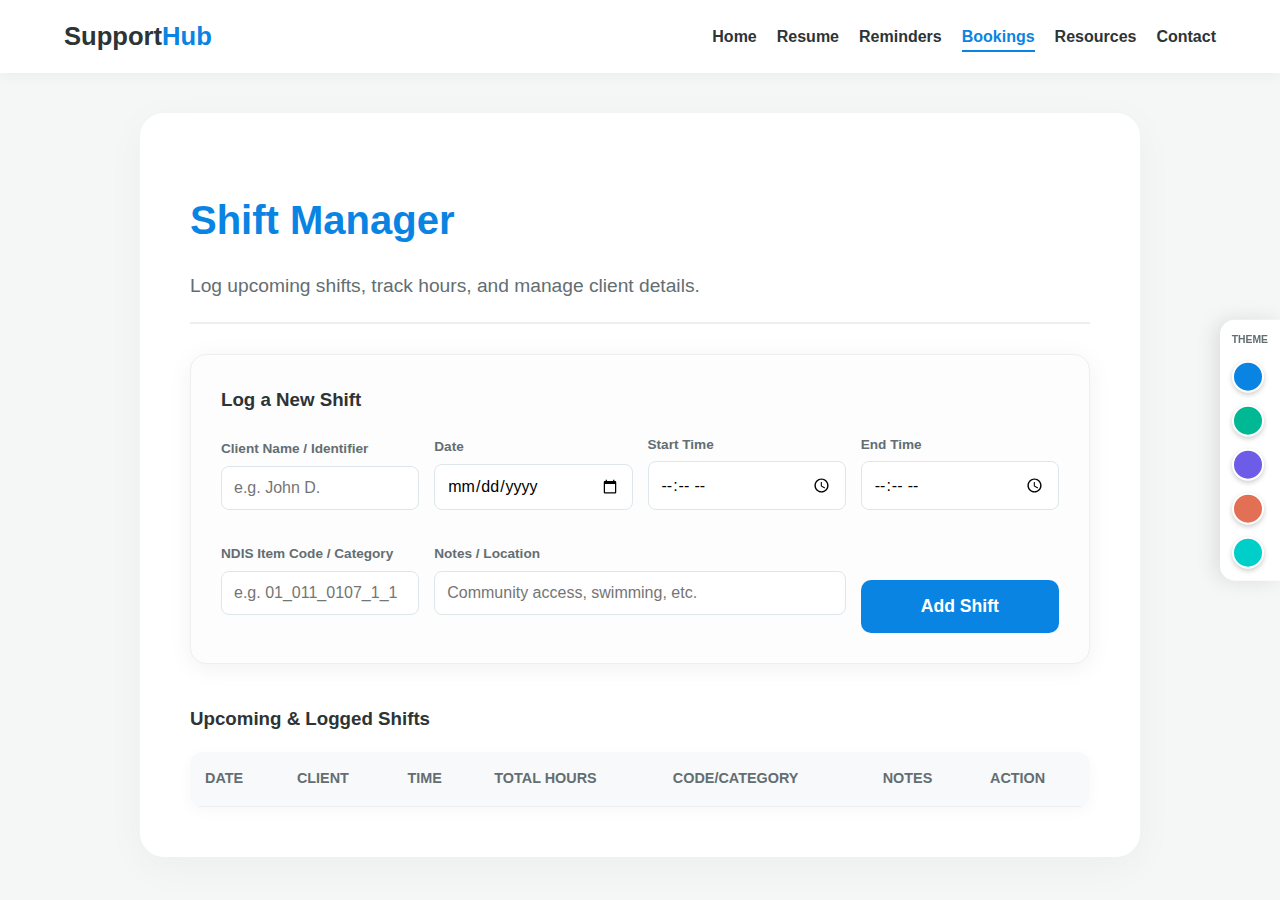
<file: bookings.html>
<!DOCTYPE html>
<html lang="en">
<head>
    <meta charset="UTF-8">
    <meta name="viewport" content="width=device-width, initial-scale=1.0">
    <title>Shift Bookings | SupportHub</title>
    <link rel="stylesheet" href="style.css">
</head>
<body class="theme-blue">

    <aside class="theme-sidebar">
        <p>Theme</p>
        <button onclick="setTheme('theme-blue')" class="btn-blue"></button>
        <button onclick="setTheme('theme-green')" class="btn-green"></button>
        <button onclick="setTheme('theme-purple')" class="btn-purple"></button>
        <button onclick="setTheme('theme-orange')" class="btn-orange"></button>
        <button onclick="setTheme('theme-teal')" class="btn-teal"></button>
    </aside>

    <header class="main-nav">
        <div class="logo">Support<span>Hub</span></div>
        <nav>
            <ul>
                <li><a href="index.html">Home</a></li>
                <li><a href="resume.html">Resume</a></li>
                <li><a href="reminders.html">Reminders</a></li>
                <li><a href="bookings.html" class="active">Bookings</a></li>
                <li><a href="resources.html">Resources</a></li>
                <li><a href="contact.html">Contact</a></li>
            </ul>
        </nav>
    </header>

    <main class="hero" style="align-items: flex-start; padding-top: 40px;">
        <section class="content-box" style="width: 100%; max-width: 1000px;">
            <div class="section-header">
                <div>
                    <h1>Shift Manager</h1>
                    <p class="subtitle" style="margin-bottom: 0;">Log upcoming shifts, track hours, and manage client details.</p>
                </div>
            </div>
            
            <hr style="border: 1px solid #eee; margin: 20px 0 30px 0;">

            <div class="card shift-form-card">
                <h3>Log a New Shift</h3>
                <form id="form-add-shift" class="shift-grid">
                    <div class="input-group">
                        <label>Client Name / Identifier</label>
                        <input type="text" id="shift-client" required placeholder="e.g. John D.">
                    </div>
                    <div class="input-group">
                        <label>Date</label>
                        <input type="date" id="shift-date" required>
                    </div>
                    <div class="input-group">
                        <label>Start Time</label>
                        <input type="time" id="shift-start" required>
                    </div>
                    <div class="input-group">
                        <label>End Time</label>
                        <input type="time" id="shift-end" required>
                    </div>
                    <div class="input-group">
                        <label>NDIS Item Code / Category</label>
                        <input type="text" id="shift-code" placeholder="e.g. 01_011_0107_1_1">
                    </div>
                    <div class="input-group shift-notes">
                        <label>Notes / Location</label>
                        <input type="text" id="shift-notes" placeholder="Community access, swimming, etc.">
                    </div>
                    <div class="shift-action">
                        <button type="submit" class="cta-button" style="margin-top: 0;">Add Shift</button>
                    </div>
                </form>
            </div>

            <h3 style="margin-top: 40px;">Upcoming & Logged Shifts</h3>
            <div class="table-responsive">
                <table class="shift-table">
                    <thead>
                        <tr>
                            <th>Date</th>
                            <th>Client</th>
                            <th>Time</th>
                            <th>Total Hours</th>
                            <th>Code/Category</th>
                            <th>Notes</th>
                            <th>Action</th>
                        </tr>
                    </thead>
                    <tbody id="shift-list-body">
                        </tbody>
                </table>
            </div>
        </section>
    </main>

    <script src="script.js"></script>
</body>
</html>
</file>
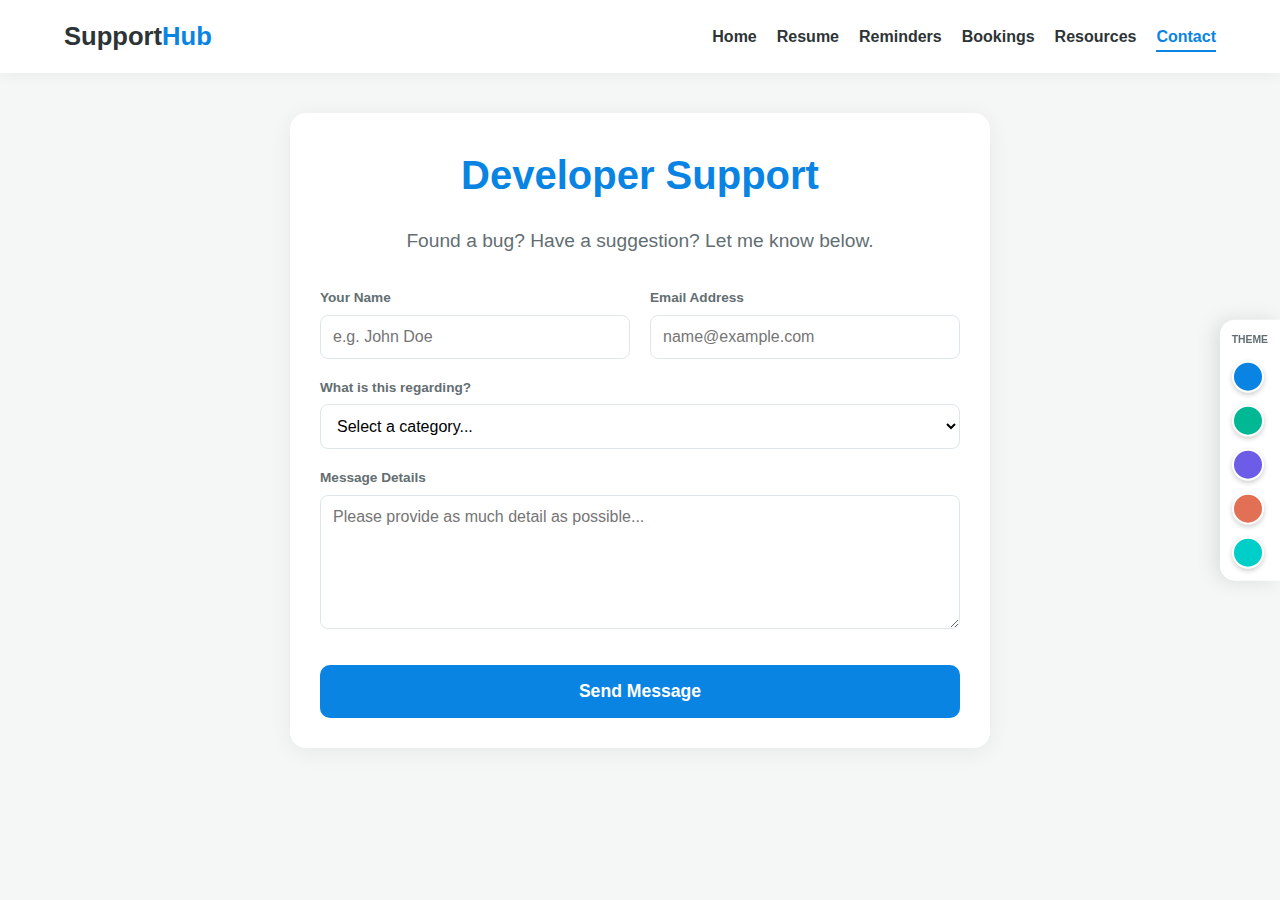
<file: contact.html>
<!DOCTYPE html>
<html lang="en">
<head>
    <meta charset="UTF-8">
    <meta name="viewport" content="width=device-width, initial-scale=1.0">
    <title>Contact Developer | SupportHub</title>
    <link rel="stylesheet" href="style.css">
</head>
<body class="theme-blue">

    <aside class="theme-sidebar">
        <p>Theme</p>
        <button onclick="setTheme('theme-blue')" class="btn-blue"></button>
        <button onclick="setTheme('theme-green')" class="btn-green"></button>
        <button onclick="setTheme('theme-purple')" class="btn-purple"></button>
        <button onclick="setTheme('theme-orange')" class="btn-orange"></button>
        <button onclick="setTheme('theme-teal')" class="btn-teal"></button>
    </aside>

    <header class="main-nav">
        <div class="logo">Support<span>Hub</span></div>
        <nav>
            <ul>
                <li><a href="index.html">Home</a></li>
                <li><a href="resume.html">Resume</a></li>
                <li><a href="reminders.html">Reminders</a></li>
                <li><a href="bookings.html">Bookings</a></li>
                <li><a href="resources.html">Resources</a></li>
                <li><a href="contact.html" class="active">Contact</a></li>
            </ul>
        </nav>
    </header>

    <main class="hero" style="align-items: flex-start; padding-top: 40px;">
        <section class="content-box card" style="width: 100%; max-width: 700px; margin: 0 auto;">
            
            <div style="text-align: center; margin-bottom: 30px;">
                <h1>Developer Support</h1>
                <p class="subtitle">Found a bug? Have a suggestion? Let me know below.</p>
            </div>

            <div id="contact-success" class="status-badge good" style="display: none; text-align: center; margin-bottom: 20px; padding: 15px;">
                ✅ Your message has been sent successfully. Thank you for your feedback!
            </div>

            <form id="form-contact">
                <div style="display: grid; grid-template-columns: 1fr 1fr; gap: 20px;">
                    <div class="input-group">
                        <label>Your Name</label>
                        <input type="text" id="contact-name" required placeholder="e.g. John Doe">
                    </div>
                    <div class="input-group">
                        <label>Email Address</label>
                        <input type="email" id="contact-email" required placeholder="name@example.com">
                    </div>
                </div>

                <div class="input-group">
                    <label>What is this regarding?</label>
                    <select id="contact-type" required style="width: 100%; padding: 12px; border: 1px solid #dfe6e9; border-radius: 8px; font-size: 1rem; font-family: inherit;">
                        <option value="" disabled selected>Select a category...</option>
                        <option value="bug">🐛 Bug Report (Something is broken)</option>
                        <option value="feature">✨ Feature Request (I have an idea)</option>
                        <option value="feedback">💬 General Feedback</option>
                    </select>
                </div>

                <div class="input-group">
                    <label>Message Details</label>
                    <textarea id="contact-message" rows="6" required placeholder="Please provide as much detail as possible..."></textarea>
                </div>

                <button type="submit" class="cta-button">Send Message</button>
            </form>

        </section>
    </main>

    <script src="script.js"></script>
</body>
</html>
</file>
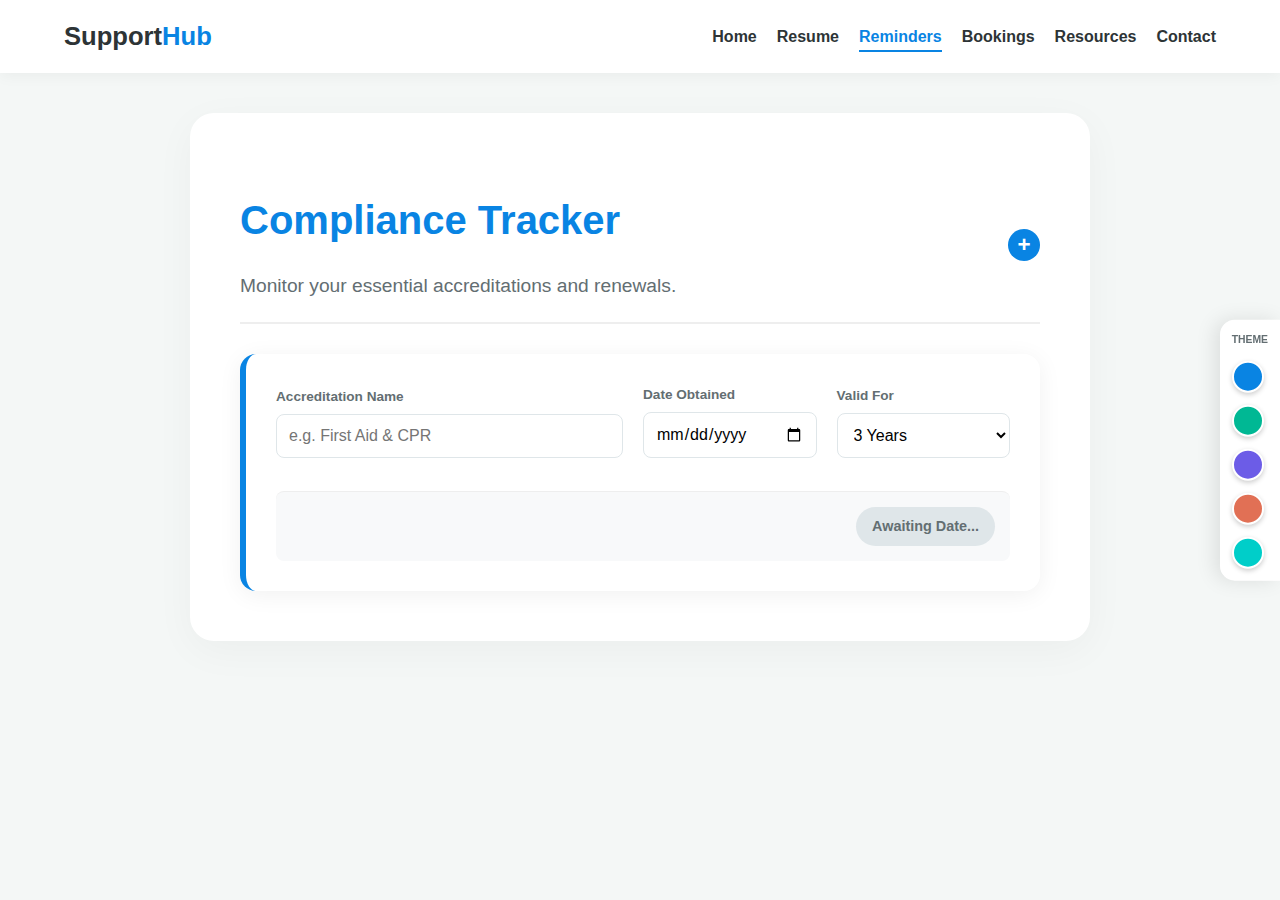
<file: reminders.html>
<!DOCTYPE html>
<html lang="en">
<head>
    <meta charset="UTF-8">
    <meta name="viewport" content="width=device-width, initial-scale=1.0">
    <title>Accreditation Reminders | SupportHub</title>
    <link rel="stylesheet" href="style.css">
</head>
<body class="theme-blue">

    <aside class="theme-sidebar">
        <p>Theme</p>
        <button onclick="setTheme('theme-blue')" class="btn-blue"></button>
        <button onclick="setTheme('theme-green')" class="btn-green"></button>
        <button onclick="setTheme('theme-purple')" class="btn-purple"></button>
        <button onclick="setTheme('theme-orange')" class="btn-orange"></button>
        <button onclick="setTheme('theme-teal')" class="btn-teal"></button>
    </aside>

    <header class="main-nav">
        <div class="logo">Support<span>Hub</span></div>
        <nav>
            <ul>
                <li><a href="index.html">Home</a></li>
                <li><a href="resume.html">Resume</a></li>
                <li><a href="reminders.html" class="active">Reminders</a></li>
                <li><a href="bookings.html">Bookings</a></li>
                <li><a href="resources.html">Resources</a></li>
                <li><a href="contact.html">Contact</a></li>
            </ul>
        </nav>
    </header>

    <main class="hero" style="align-items: flex-start; padding-top: 40px;">
        <section class="content-box" style="width: 100%; max-width: 900px;">
            <div class="section-header">
                <div>
                    <h1>Compliance Tracker</h1>
                    <p class="subtitle" style="margin-bottom: 0;">Monitor your essential accreditations and renewals.</p>
                </div>
                <button type="button" class="add-btn" id="btnAddReminder" title="Add New Reminder">+</button>
            </div>
            
            <hr style="border: 1px solid #eee; margin: 20px 0 30px 0;">

            <div id="reminders-container" class="dynamic-container" style="gap: 20px;">
                <div class="reminder-card card">
                    <div class="reminder-inputs">
                        <div class="input-group">
                            <label>Accreditation Name</label>
                            <input type="text" class="rem-name" placeholder="e.g. First Aid & CPR" oninput="calculateExpiry(this)">
                        </div>
                        <div class="input-group">
                            <label>Date Obtained</label>
                            <input type="date" class="rem-date" onchange="calculateExpiry(this)">
                        </div>
                        <div class="input-group">
                            <label>Valid For</label>
                            <select class="rem-validity" onchange="calculateExpiry(this)">
                                <option value="12">1 Year</option>
                                <option value="36" selected>3 Years</option>
                                <option value="60">5 Years</option>
                            </select>
                        </div>
                    </div>
                    <div class="reminder-status">
                        <span class="status-badge pending">Awaiting Date...</span>
                    </div>
                </div>
            </div>

        </section>
    </main>

    <script src="script.js"></script>
</body>
</html>
</file>
<file: style.css>
/* =========================================
   1. COLOR PALETTE & VARIABLES
   ========================================= */
:root {
    /* Default Colors (Light & Bright) */
    --bg-color: #f4f7f6;
    --card-bg: #ffffff;
    --text-main: #2d3436;
    --text-muted: #636e72;
    --accent: #0984e3; /* Default Hub Blue */
    --font-main: 'Segoe UI', Roboto, Helvetica, Arial, sans-serif;
    --transition: all 0.3s cubic-bezier(0.25, 0.8, 0.25, 1);
}

/* Theme Classes - Controlled by Sidebar Buttons */
.theme-blue   { --accent: #0984e3; }
.theme-green  { --accent: #00b894; }
.theme-purple { --accent: #6c5ce7; }
.theme-orange { --accent: #e17055; }
.theme-teal   { --accent: #00cec9; }

/* =========================================
   2. GLOBAL DEFAULTS
   ========================================= */
* { box-sizing: border-box; }

body {
    margin: 0;
    padding: 0;
    font-family: var(--font-main);
    background-color: var(--bg-color);
    color: var(--text-main);
    line-height: 1.6;
    transition: background-color 0.5s ease;
    display: flex;
    flex-direction: column;
    min-height: 100vh; /* Ensures footer stays at bottom */
}

h1, h2, h3 { 
    margin-top: 0; 
    font-weight: 700; 
    color: var(--text-main);
}

a { transition: var(--transition); }

main { flex: 1; } /* Pushes the footer down */

hr { border: 1px solid #eee; margin: 20px 0 30px 0; }

/* =========================================
   3. RESPONSIVE NAVIGATION BAR
   ========================================= */
.main-nav {
    display: flex;
    justify-content: space-between;
    align-items: center;
    padding: 1rem 5%;
    background: var(--card-bg);
    box-shadow: 0 2px 15px rgba(0,0,0,0.05);
    position: sticky;
    top: 0;
    z-index: 1000;
}

.logo { 
    font-weight: 800; 
    font-size: 1.6rem; 
    color: var(--text-main);
}

.logo span { color: var(--accent); }

.main-nav ul { 
    display: flex; 
    list-style: none; 
    gap: 20px; 
    margin: 0; 
    padding: 0;
}

.main-nav a { 
    text-decoration: none; 
    color: var(--text-main); 
    font-weight: 600;
    padding: 5px 0;
}

.main-nav a:hover, .main-nav a.active { 
    color: var(--accent); 
    border-bottom: 2px solid var(--accent);
}

/* =========================================
   4. THEME SWITCHER SIDEBAR
   ========================================= */
.theme-sidebar {
    position: fixed;
    right: 0;
    top: 50%;
    transform: translateY(-50%);
    background: var(--card-bg);
    padding: 12px;
    border-radius: 15px 0 0 15px;
    box-shadow: -5px 0 20px rgba(0,0,0,0.1);
    display: flex;
    flex-direction: column;
    gap: 12px;
    z-index: 2000;
}

.theme-sidebar p {
    font-size: 0.65rem;
    font-weight: 900;
    text-transform: uppercase;
    margin: 0;
    text-align: center;
    color: var(--text-muted);
}

.theme-sidebar button {
    width: 32px;
    height: 32px;
    border: 2px solid #fff;
    border-radius: 50%;
    cursor: pointer;
    box-shadow: 0 2px 5px rgba(0,0,0,0.2);
    transition: transform 0.2s;
}

.theme-sidebar button:hover { transform: scale(1.2); }

.btn-blue   { background: #0984e3; }
.btn-green  { background: #00b894; }
.btn-purple { background: #6c5ce7; }
.btn-orange { background: #e17055; }
.btn-teal   { background: #00cec9; }

/* =========================================
   5. LANDING PAGE / GENERAL LAYOUT
   ========================================= */
.hero {
    display: flex;
    justify-content: center;
    align-items: center;
    padding: 40px 20px;
}

.content-box {
    max-width: 850px;
    background: var(--card-bg);
    padding: 50px;
    border-radius: 24px;
    box-shadow: 0 10px 40px rgba(0,0,0,0.04);
}

.hero h1 { font-size: 2.5rem; margin-bottom: 10px; color: var(--accent); }
.subtitle { font-size: 1.2rem; color: var(--text-muted); margin-bottom: 20px; }
.intro-text p { font-size: 1.1rem; line-height: 1.8; margin-bottom: 20px; }

/* =========================================
   6. HOME PAGE TOOL GRID (APP-STYLE)
   ========================================= */
.tools-grid {
    display: grid;
    grid-template-columns: repeat(auto-fit, minmax(180px, 1fr));
    gap: 20px;
    margin-top: 20px;
}

.tool-card {
    display: flex;
    flex-direction: column;
    align-items: center;
    text-align: center;
    padding: 25px 15px;
    background: var(--card-bg);
    border: 2px solid #edf2f7;
    border-radius: 16px;
    text-decoration: none;
    color: var(--text-main);
    transition: var(--transition);
}

.tool-card i {
    font-size: 2.5rem;
    color: var(--accent);
    margin-bottom: 15px;
    transition: transform 0.3s cubic-bezier(0.175, 0.885, 0.32, 1.275);
}

.tool-card h3 { margin-bottom: 8px; font-size: 1.15rem; color: var(--text-main); }
.tool-card p { font-size: 0.85rem; color: var(--text-muted); margin: 0; line-height: 1.4; }

.tool-card:hover {
    border-color: var(--accent);
    transform: translateY(-5px);
    box-shadow: 0 10px 25px rgba(0,0,0,0.08);
}
.tool-card:hover i { transform: scale(1.15); }

/* =========================================
   7. FORM ELEMENTS & BUTTONS
   ========================================= */
.card {
    background: var(--card-bg);
    padding: 30px;
    border-radius: 16px;
    box-shadow: 0 4px 25px rgba(0,0,0,0.06);
}

.input-group { margin-bottom: 18px; }
.input-group label { 
    display: block; 
    font-weight: 700; 
    font-size: 0.85rem; 
    margin-bottom: 6px; 
    color: var(--text-muted);
}

input[type="text"], input[type="email"], input[type="date"], input[type="time"], select, textarea {
    width: 100%;
    padding: 12px;
    border: 1px solid #dfe6e9;
    border-radius: 8px;
    font-size: 1rem;
    font-family: inherit;
    transition: border 0.3s;
    background: white;
}

input:focus, textarea:focus, select:focus {
    outline: none;
    border-color: var(--accent);
}

.cta-button {
    background: var(--accent);
    color: white;
    border: none;
    padding: 16px 30px;
    font-size: 1.1rem;
    font-weight: 700;
    border-radius: 10px;
    cursor: pointer;
    width: 100%;
    margin-top: 10px;
    transition: var(--transition);
}
.cta-button:hover { filter: brightness(1.1); transform: translateY(-2px); }

/* Section Headers & Add Buttons */
.section-header {
    display: flex;
    justify-content: space-between;
    align-items: center;
    margin-top: 25px;
    margin-bottom: 10px;
}
.section-header h3 { margin: 0; }

.add-btn {
    background: var(--accent);
    color: white;
    border: none;
    width: 32px;
    height: 32px;
    border-radius: 50%;
    cursor: pointer;
    font-weight: bold;
    font-size: 1.4rem;
    line-height: 1;
    display: flex;
    justify-content: center;
    align-items: center;
    transition: var(--transition);
}
.add-btn:hover { transform: rotate(90deg); filter: brightness(1.2); }

.dynamic-container { display: flex; flex-direction: column; gap: 10px; }

/* =========================================
   8. RESUME BUILDER SPECIFICS
   ========================================= */
.resume-container {
    display: grid;
    grid-template-columns: 480px 1fr;
    gap: 40px;
    padding: 40px 5%;
}

.exp-entry {
    background: #fcfcfc;
    padding: 15px;
    border-radius: 10px;
    margin-bottom: 15px;
    border-left: 5px solid var(--accent);
    display: flex;
    flex-direction: column;
    gap: 10px;
}

/* A4 Paper Preview */
.resume-preview-wrapper {
    display: flex;
    justify-content: center;
    background: #dcdde1; 
    padding: 40px;
    border-radius: 16px;
    overflow: hidden;
}

.resume-paper {
    background: white;
    width: 210mm; /* A4 Standard */
    min-height: 297mm;
    padding: 20mm;
    box-shadow: 0 10px 30px rgba(0,0,0,0.2);
    transform: scale(0.65); /* Scale for screen fitting */
    transform-origin: top center;
    color: #2d3436;
}

.resume-header { text-align: center; border-bottom: 3px solid var(--accent); padding-bottom: 20px; }
.resume-header h1 { font-size: 2.5rem; letter-spacing: 2px; margin: 0; }
.contact-line { font-weight: 600; color: var(--text-muted); margin-top: 8px; }

.resume-section h3 { 
    color: var(--accent); 
    border-bottom: 1px solid #eee; 
    padding-bottom: 5px; 
    margin-top: 25px; 
    text-transform: uppercase;
    font-size: 1rem;
}

.resume-grid { display: grid; grid-template-columns: 1fr 1fr; gap: 40px; }

/* =========================================
   9. COMPLIANCE TRACKER (REMINDERS)
   ========================================= */
.reminder-card {
    display: flex;
    flex-direction: column;
    gap: 15px;
    border-left: 6px solid var(--accent);
    transition: transform 0.2s;
}
.reminder-card:hover { transform: translateY(-2px); }

.reminder-inputs {
    display: grid;
    grid-template-columns: 2fr 1fr 1fr;
    gap: 20px;
    align-items: end;
}

.reminder-status {
    background: #f8f9fa;
    padding: 15px;
    border-radius: 8px;
    display: flex;
    justify-content: flex-end;
    align-items: center;
    border-top: 1px solid #eee;
}

.status-badge {
    padding: 8px 16px;
    border-radius: 20px;
    font-weight: bold;
    font-size: 0.9rem;
}
.status-badge.pending { background: #dfe6e9; color: #636e72; }
.status-badge.good { background: #dff9fb; color: #00b894; border: 1px solid #00b894; }
.status-badge.warning { background: #fef0cd; color: #f39c12; border: 1px solid #f39c12; }
.status-badge.expired { background: #ff7675; color: #fff; }

/* =========================================
   10. SHIFT BOOKINGS MANAGER
   ========================================= */
.shift-form-card { background: #fdfdfd; border: 1px solid #eee; }

.shift-grid {
    display: grid;
    grid-template-columns: repeat(4, 1fr);
    gap: 15px;
    align-items: end;
}
.shift-grid .shift-notes { grid-column: span 2; }
.shift-grid .shift-action { grid-column: span 1; }

.table-responsive {
    overflow-x: auto;
    background: white;
    border-radius: 12px;
    box-shadow: 0 4px 15px rgba(0,0,0,0.03);
}

.shift-table {
    width: 100%;
    border-collapse: collapse;
    min-width: 800px;
}
.shift-table th, .shift-table td {
    padding: 15px;
    text-align: left;
    border-bottom: 1px solid #eee;
}
.shift-table th {
    background: #f8f9fa;
    color: var(--text-muted);
    font-weight: 700;
    font-size: 0.9rem;
    text-transform: uppercase;
}
.shift-table tbody tr:hover { background: #fdfdfd; }

.delete-btn {
    background: #ff7675;
    color: white;
    border: none;
    padding: 6px 12px;
    border-radius: 6px;
    cursor: pointer;
    font-weight: bold;
    font-size: 0.8rem;
    transition: var(--transition);
}
.delete-btn:hover { background: #d63031; }

/* =========================================
   11. FOOTER & DISCLAIMER
   ========================================= */
.site-footer {
    background-color: #2d3436;
    color: #b2bec3;
    padding: 35px 5%;
    margin-top: 60px;
    font-size: 0.85rem;
    line-height: 1.6;
    border-top: 4px solid var(--accent);
}

.footer-content {
    max-width: 900px;
    margin: 0 auto;
    text-align: justify;
}
.footer-content p { margin-bottom: 15px; }
.footer-content p:last-child { margin-bottom: 0; }
.footer-content strong { color: #dfe6e9; }

/* =========================================
   12. MOBILE RESPONSIVENESS
   ========================================= */
@media (max-width: 1200px) {
    .resume-container { grid-template-columns: 1fr; }
    .resume-paper { transform: scale(0.9); width: 100%; height: auto; }
}

@media (max-width: 1024px) {
    .shift-grid { grid-template-columns: 1fr 1fr; }
    .shift-grid .shift-notes { grid-column: span 2; }
}

@media (max-width: 768px) {
    .main-nav { flex-direction: column; padding: 1rem; }
    .main-nav ul { flex-wrap: wrap; justify-content: center; gap: 10px; font-size: 0.9rem; margin-top: 10px; }
    
    .hero h1 { font-size: 2rem; }
    .content-box { padding: 30px; }
    
    .theme-sidebar { 
        top: auto; 
        bottom: 0; 
        right: 0; 
        width: 100%; 
        flex-direction: row; 
        border-radius: 15px 15px 0 0; 
        justify-content: center;
        transform: none;
    }

    .reminder-inputs { grid-template-columns: 1fr; gap: 10px; }
    .reminder-status { justify-content: center; }

    .site-footer {
        padding: 25px 20px 80px 20px; /* Extra bottom padding for mobile sidebar */
        text-align: left;
    }
}

@media (max-width: 600px) {
    .shift-grid { grid-template-columns: 1fr; }
    .shift-grid .shift-notes { grid-column: span 1; }
}

@media (max-width: 480px) {
    .tools-grid { grid-template-columns: 1fr 1fr; gap: 15px; }
    .tool-card { padding: 20px 10px; }
    .tool-card i { font-size: 2rem; }
    .tool-card h3 { font-size: 1rem; }
}

/* =========================================
   13. RESOURCES PAGE (VIDEO EMBEDS)
   ========================================= */
.video-grid {
    display: grid;
    /* Forces videos into a 2-column layout on desktop, 1-column on mobile */
    grid-template-columns: repeat(auto-fit, minmax(300px, 1fr));
    gap: 25px;
    margin-top: 15px;
}

.video-card {
    padding: 20px;
}

.video-card h4 {
    margin-bottom: 15px;
    color: var(--accent);
    font-size: 1.1rem;
}

/* 16:9 Aspect Ratio Container for YouTube */
.video-responsive {
    position: relative;
    padding-bottom: 56.25%; /* Mathematical ratio for 16:9 */
    height: 0;
    overflow: hidden;
    border-radius: 8px;
    background: #000;
}

.video-responsive iframe {
    position: absolute;
    top: 0;
    left: 0;
    width: 100%;
    height: 100%;
    border: none;
}

/* =========================================
   14. CONTACT DIRECTORIES (CLIENTS & AGENCIES)
   ========================================= */
.contact-grid {
    display: grid;
    grid-template-columns: repeat(auto-fill, minmax(300px, 1fr));
    gap: 20px;
}

.contact-card {
    background: var(--card-bg);
    border: 1px solid #edf2f7;
    border-radius: 12px;
    padding: 20px;
    border-left: 5px solid var(--accent);
    box-shadow: 0 4px 15px rgba(0,0,0,0.03);
    position: relative;
}

.contact-card h3 {
    margin-bottom: 5px;
    font-size: 1.25rem;
    color: var(--text-main);
    padding-right: 30px; /* Leave room for delete button */
}

.contact-card p {
    margin: 5px 0;
    font-size: 0.9rem;
    color: var(--text-muted);
}

.contact-card strong {
    color: var(--text-main);
}

.contact-card .card-notes {
    margin-top: 15px;
    padding-top: 15px;
    border-top: 1px dashed #eee;
    font-size: 0.85rem;
    font-style: italic;
}

.btn-delete-contact {
    position: absolute;
    top: 15px;
    right: 15px;
    background: transparent;
    border: none;
    color: #ff7675;
    font-size: 1.2rem;
    cursor: pointer;
    transition: var(--transition);
}

.btn-delete-contact:hover {
    color: #d63031;
    transform: scale(1.1);
}

/* =========================================
   15. INVOICE BUILDER SPECIFICS
   ========================================= */
.invoice-table {
    width: 100%;
    border-collapse: collapse;
    margin-top: 20px;
    font-size: 0.9rem;
}

.invoice-table th, .invoice-table td {
    border: 1px solid #dfe6e9;
    padding: 12px;
    text-align: left;
}

.invoice-table th {
    background: #f8f9fa;
    color: var(--text-main);
    font-weight: 700;
}

.invoice-total-box {
    text-align: right;
    margin-top: 20px;
    padding: 15px;
    background: #fdfdfd;
    border: 1px solid #dfe6e9;
    border-radius: 8px;
    font-size: 1.2rem;
}

/* =========================================
   16. SUPPORT THE DEVELOPER CTA
   ========================================= */
.support-developer-cta {
    display: flex;
    flex-direction: column;
    align-items: center;
    justify-content: center;
    text-align: center;
    margin: 40px auto;
    padding: 25px 20px;
    background: var(--card-bg);
    border-radius: 16px;
    border: 2px dashed #dfe6e9; /* Dashed border to separate it from core tools */
    max-width: 500px;
}

.support-text {
    font-size: 0.95rem;
    color: var(--text-muted);
    margin: 0 0 15px 0;
    line-height: 1.5;
}

.support-btn {
    display: inline-flex;
    align-items: center;
    justify-content: center;
    background-color: #FFDD00; /* Distinctive BMC Yellow */
    color: #000000;
    font-weight: 700;
    text-decoration: none;
    padding: 12px 25px;
    border-radius: 30px; /* Pill shape to look friendly */
    font-size: 1rem;
    transition: var(--transition);
    box-shadow: 0 4px 10px rgba(0,0,0,0.05);
}

.support-btn:hover {
    transform: translateY(-3px);
    box-shadow: 0 8px 20px rgba(255, 221, 0, 0.4); /* Yellow glow on hover */
    color: #000000;
}

.support-share-bar {
  display: flex;
  align-items: center;
  gap: 1rem;
  padding: 12px 20px;
  background: #111827; /* Dark Slate */
  border: 1px solid #374151;
  border-radius: 12px;
  width: fit-content;
}

.share-label {
  color: #9ca3af;
  font-size: 0.9rem;
  font-weight: 600;
  text-transform: uppercase;
  letter-spacing: 0.05em;
}

.share-actions {
  display: flex;
  gap: 8px;
}

.share-icon {
  background: #1f2937;
  border: 1px solid #4b5563;
  color: white;
  padding: 8px;
  border-radius: 8px;
  cursor: pointer;
  transition: all 0.2s ease;
  display: flex;
  align-items: center;
}

/* Hover States */
.share-icon:hover { transform: translateY(-2px); border-color: #60a5fa; }
.linkedin:hover { background: #0077b5; }
.facebook:hover { background: #1877f2; }
.x-corp:hover { background: #000000; }
.copy-link.success { background: #059669; border-color: #10b981; }

/* Container pinned to the left center of the screen */
.support-share-bar-fixed {
  position: fixed;
  left: 0;
  top: 50%;
  transform: translateY(-50%); /* Centers it vertically */
  z-index: 1000;
  display: flex;
  flex-direction: column; /* Stack icons vertically */
  align-items: center;
  gap: 0; /* Icons will touch or have tight spacing */
  background: #111827; /* Dark Slate Professional */
  border: 1px solid #374151;
  border-left: none; /* Seamless against the screen edge */
  border-radius: 0 12px 12px 0; /* Rounded outer corners only */
  padding: 15px 8px;
  box-shadow: 4px 0px 15px rgba(0, 0, 0, 0.3);
}

.share-label-vertical {
  color: #9ca3af;
  font-size: 0.7rem;
  font-weight: 800;
  text-transform: uppercase;
  writing-mode: vertical-rl; /* Rotates text vertically */
  transform: rotate(180deg);
  margin-bottom: 15px;
  letter-spacing: 0.1em;
}

.share-actions-vertical {
  display: flex;
  flex-direction: column;
  gap: 12px;
}

.share-icon {
  background: #1f2937;
  border: 1px solid #4b5563;
  color: white;
  padding: 10px;
  border-radius: 8px;
  cursor: pointer;
  transition: all 0.2s ease;
  display: flex;
  align-items: center;
  justify-content: center;
}

/* Hover effects */
.share-icon:hover { 
  transform: translateX(5px); /* Pops out slightly when hovered */
  border-color: #60a5fa; 
}

.linkedin:hover { background: #0077b5; }
.facebook:hover { background: #1877f2; }
.x-corp:hover { background: #000000; }
.copy-link.success { background: #059669; border-color: #10b981; }

@media (max-width: 768px) {
  .support-share-bar-fixed {
    display: none; /* Hides it on mobile to save screen real estate */
  }
}

.support-share-sidebar {
    position: fixed;
    left: 0;
    top: 50%;
    transform: translateY(-50%);
    z-index: 9999;
    background: #111827;
    border: 1px solid #374151;
    border-left: none;
    border-radius: 0 10px 10px 0;
    padding: 20px 10px;
    display: flex;
    flex-direction: column;
    align-items: center;
    box-shadow: 4px 0 15px rgba(0,0,0,0.5);
}

.share-label-vertical {
    writing-mode: vertical-rl;
    transform: rotate(180deg);
    color: #9ca3af;
    font-size: 0.7rem;
    font-weight: bold;
    letter-spacing: 2px;
    margin-bottom: 15px;
}

.share-icons {
    display: flex;
    flex-direction: column;
    gap: 15px;
}

.share-icon {
    color: white;
    font-size: 1.2rem;
    width: 40px;
    height: 40px;
    display: flex;
    align-items: center;
    justify-content: center;
    border-radius: 8px;
    background: #1f2937;
    transition: all 0.3s ease;
    text-decoration: none;
}

.share-icon:hover {
    transform: translateX(5px);
    color: #00ffcc; /* Neon teal hover */
}

.linkedin:hover { background: #0077b5; }
.facebook:hover { background: #1877f2; }
.x-twitter:hover { background: #000000; }
.copy-link:hover { background: #4b5563; }

.x-text {
    font-family: Arial, sans-serif;
    font-weight: 900;
    font-size: 1.4rem;
    color: white;
}

.x-twitter:hover {
    background: #000000;
    border: 1px solid #374151;
}
</file>
